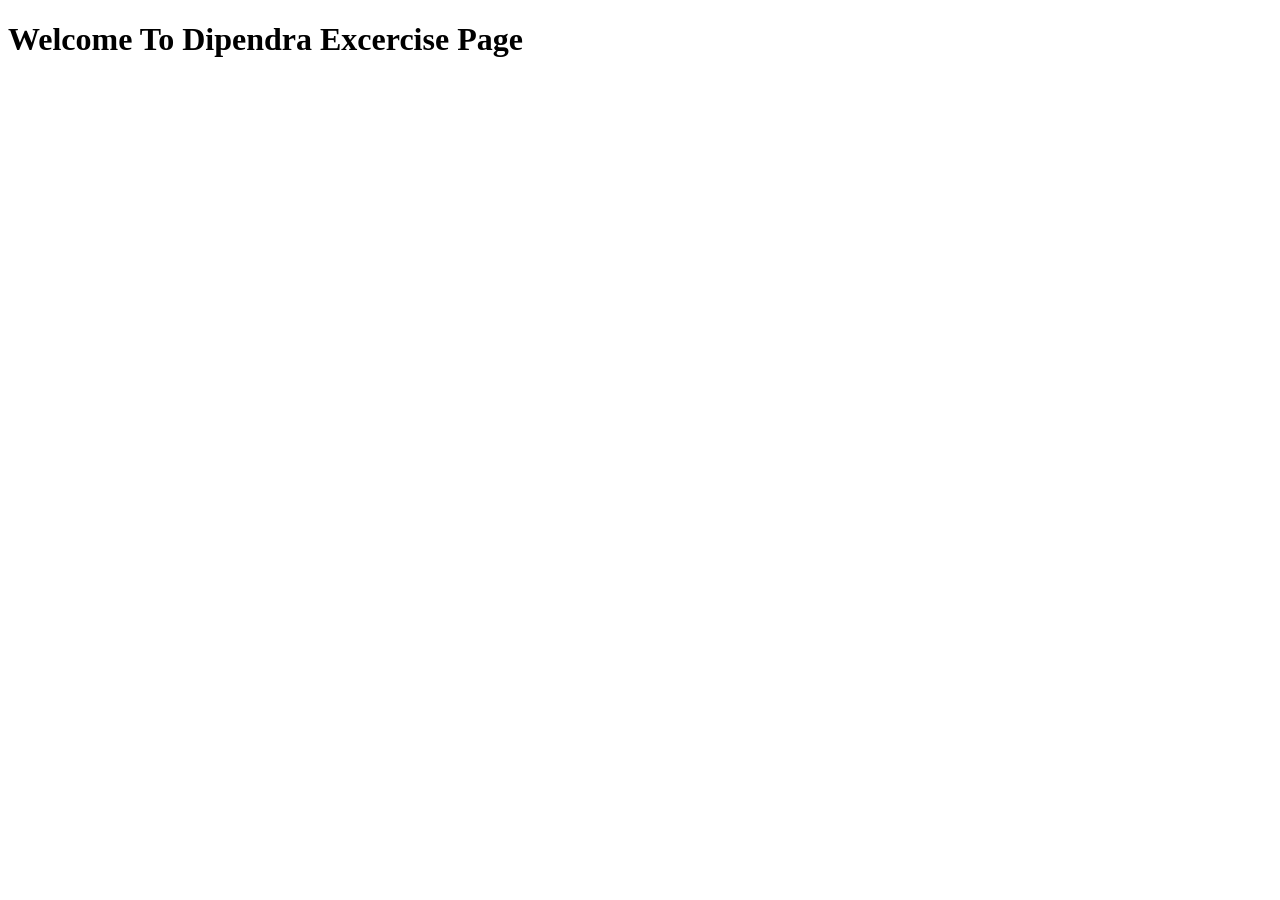
<file: Array Cardio/Index.html>
<!DOCTYPE html>
<html lang="en">
<head>
    <meta charset="UTF-8">
    <meta name="viewport" content="width=device-width, initial-scale=1.0">
    <title>Array Cardio</title>
</head>
<body>
    <h1>Welcome To Dipendra Excercise Page</h1>

    <script src="ArrayCardio.js"></script>
</body>
</html>
</file>
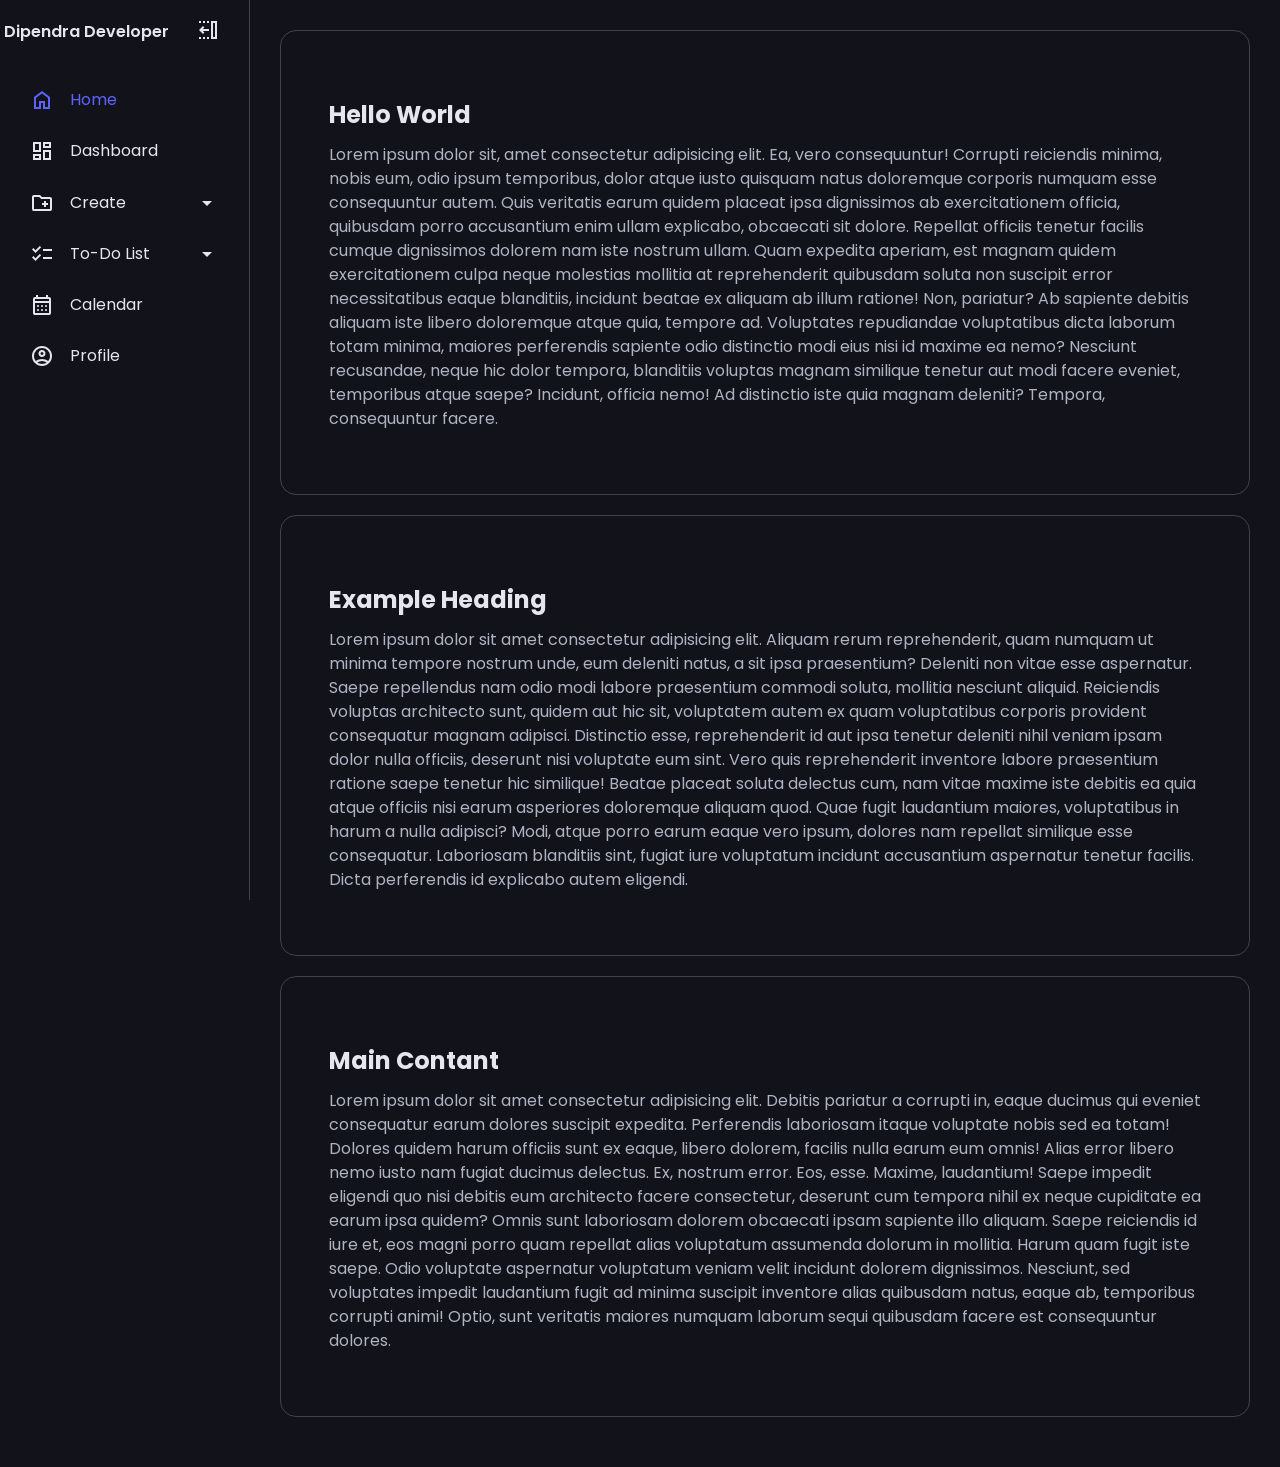
<file: Day 10 Reposive site/Index.html>
<!DOCTYPE html>
<html lang="en">
<head>
    <meta charset="UTF-8">
    <meta name="viewport" content="width=device-width, initial-scale=1.0">
    <link rel="stylesheet" href="style.css">
    <title>Home</title>
</head>
<body>
    <nav id="sidebar">
        <ul>
            <li>
                <span class="logo">Dipendra Developer</span>
                <button onclick=toggleSidebar() id="toggle-btn">
                   <svg xmlns="http://www.w3.org/2000/svg" height="24px" viewBox="0 -960 960 960" width="24px" fill="#1f1f1f"><path d="M280-320 120-480l160-160 56 56-63 64h247v80H273l63 64-56 56Zm400 120h80v-560h-80v560Zm-80 80v-720h240v720H600ZM440-760v-80h80v80h-80Zm0 640v-80h80v80h-80ZM280-760v-80h80v80h-80Zm0 640v-80h80v80h-80ZM120-760v-80h80v80h-80Zm0 640v-80h80v80h-80Zm560-80h80-80Z"/></svg> 
                </button>
            </li>
            <li class="active">
                <a href="index.html">
                    <svg xmlns="http://www.w3.org/2000/svg" height="24px" viewBox="0 -960 960 960" width="24px" fill="#1f1f1f"><path d="M240-200h120v-240h240v240h120v-360L480-740 240-560v360Zm-80 80v-480l320-240 320 240v480H520v-240h-80v240H160Zm320-350Z"/></svg>
                    <span>Home</span>
                </a>
            </li>
            <li>
                <a href="dashboard.html">
                    <svg xmlns="http://www.w3.org/2000/svg" height="24px" viewBox="0 -960 960 960" width="24px" fill="#1f1f1f"><path d="M520-600v-240h320v240H520ZM120-440v-400h320v400H120Zm400 320v-400h320v400H520Zm-400 0v-240h320v240H120Zm80-400h160v-240H200v240Zm400 320h160v-240H600v240Zm0-480h160v-80H600v80ZM200-200h160v-80H200v80Zm160-320Zm240-160Zm0 240ZM360-280Z"/></svg>
                    <span>Dashboard</span>
                </a>
            </li>
            <li>
                <button onclick=toggleSubMenu(this) class="dropdown-btn">
                <svg xmlns="http://www.w3.org/2000/svg" height="24px" viewBox="0 -960 960 960" width="24px" fill="#1f1f1f"><path d="M560-320h80v-80h80v-80h-80v-80h-80v80h-80v80h80v80ZM160-160q-33 0-56.5-23.5T80-240v-480q0-33 23.5-56.5T160-800h240l80 80h320q33 0 56.5 23.5T880-640v400q0 33-23.5 56.5T800-160H160Zm0-80h640v-400H447l-80-80H160v480Zm0 0v-480 480Z"/></svg>
                <span>Create</span>
                <svg xmlns="http://www.w3.org/2000/svg" height="24px" viewBox="0 -960 960 960" width="24px" fill="#1f1f1f"><path d="M480-360 280-560h400L480-360Z"/></svg>
                </button>
                <ul class="sub-menu">
                    <div>
                        <li><a href="#">Folder</a></li>
                        <li><a href="#">Document</a></li>
                        <li><a href="#">Project</a></li>
                    </div>
                </ul>
            </li>
            <li>
                <button onclick=toggleSubMenu(this) class="dropdown-btn">
                <svg xmlns="http://www.w3.org/2000/svg" height="24px" viewBox="0 -960 960 960" width="24px" fill="#1f1f1f"><path d="M222-200 80-342l56-56 85 85 170-170 56 57-225 226Zm0-320L80-662l56-56 85 85 170-170 56 57-225 226Zm298 240v-80h360v80H520Zm0-320v-80h360v80H520Z"/></svg>
                <span>To-Do List</span>
                <svg xmlns="http://www.w3.org/2000/svg" height="24px" viewBox="0 -960 960 960" width="24px" fill="#1f1f1f"><path d="M480-360 280-560h400L480-360Z"/></svg>
                </button>
                <ul class="sub-menu">
                    <div>
                        <li><a href="#">Work</a></li>
                        <li><a href="#">Private</a></li>
                        <li><a href="#">Coding</a></li>
                        <li><a href="#">Gardening</a></li>
                        <li><a href="#">School</a></li>
                    </div>
                </ul>
            </li>
            <li>
                <a href="calendar.html">
                    <svg xmlns="http://www.w3.org/2000/svg" height="24px" viewBox="0 -960 960 960" width="24px" fill="#1f1f1f"><path d="M200-80q-33 0-56.5-23.5T120-160v-560q0-33 23.5-56.5T200-800h40v-80h80v80h320v-80h80v80h40q33 0 56.5 23.5T840-720v560q0 33-23.5 56.5T760-80H200Zm0-80h560v-400H200v400Zm0-480h560v-80H200v80Zm0 0v-80 80Zm280 240q-17 0-28.5-11.5T440-440q0-17 11.5-28.5T480-480q17 0 28.5 11.5T520-440q0 17-11.5 28.5T480-400Zm-188.5-11.5Q280-423 280-440t11.5-28.5Q303-480 320-480t28.5 11.5Q360-457 360-440t-11.5 28.5Q337-400 320-400t-28.5-11.5ZM640-400q-17 0-28.5-11.5T600-440q0-17 11.5-28.5T640-480q17 0 28.5 11.5T680-440q0 17-11.5 28.5T640-400ZM480-240q-17 0-28.5-11.5T440-280q0-17 11.5-28.5T480-320q17 0 28.5 11.5T520-280q0 17-11.5 28.5T480-240Zm-188.5-11.5Q280-263 280-280t11.5-28.5Q303-320 320-320t28.5 11.5Q360-297 360-280t-11.5 28.5Q337-240 320-240t-28.5-11.5ZM640-240q-17 0-28.5-11.5T600-280q0-17 11.5-28.5T640-320q17 0 28.5 11.5T680-280q0 17-11.5 28.5T640-240Z"/></svg>
                    <span>Calendar</span>
                </a>
            </li>
            <li>
                <a href="profile.html">
                    <svg xmlns="http://www.w3.org/2000/svg" height="24px" viewBox="0 -960 960 960" width="24px" fill="#1f1f1f"><path d="M234-276q51-39 114-61.5T480-360q69 0 132 22.5T726-276q35-41 54.5-93T800-480q0-133-93.5-226.5T480-800q-133 0-226.5 93.5T160-480q0 59 19.5 111t54.5 93Zm146.5-204.5Q340-521 340-580t40.5-99.5Q421-720 480-720t99.5 40.5Q620-639 620-580t-40.5 99.5Q539-440 480-440t-99.5-40.5ZM480-80q-83 0-156-31.5T197-197q-54-54-85.5-127T80-480q0-83 31.5-156T197-763q54-54 127-85.5T480-880q83 0 156 31.5T763-763q54 54 85.5 127T880-480q0 83-31.5 156T763-197q-54 54-127 85.5T480-80Zm100-95.5q47-15.5 86-44.5-39-29-86-44.5T480-280q-53 0-100 15.5T294-220q39 29 86 44.5T480-160q53 0 100-15.5ZM523-537q17-17 17-43t-17-43q-17-17-43-17t-43 17q-17 17-17 43t17 43q17 17 43 17t43-17Zm-43-43Zm0 360Z"/></svg>
                    <span>Profile</span>
                </a>
            </li>
        </ul>
    </nav>
    <main>
        <div class="container">
            <h2>Hello World</h2>
            <p>Lorem ipsum dolor sit, amet consectetur adipisicing elit. Ea, vero consequuntur! Corrupti reiciendis minima, nobis eum, odio ipsum temporibus, dolor atque iusto quisquam natus doloremque corporis numquam esse consequuntur autem.
            Quis veritatis earum quidem placeat ipsa dignissimos ab exercitationem officia, quibusdam porro accusantium enim ullam explicabo, obcaecati sit dolore. Repellat officiis tenetur facilis cumque dignissimos dolorem nam iste nostrum ullam.
            Quam expedita aperiam, est magnam quidem exercitationem culpa neque molestias mollitia at reprehenderit quibusdam soluta non suscipit error necessitatibus eaque blanditiis, incidunt beatae ex aliquam ab illum ratione! Non, pariatur?
            Ab sapiente debitis aliquam iste libero doloremque atque quia, tempore ad. Voluptates repudiandae voluptatibus dicta laborum totam minima, maiores perferendis sapiente odio distinctio modi eius nisi id maxime ea nemo?
            Nesciunt recusandae, neque hic dolor tempora, blanditiis voluptas magnam similique tenetur aut modi facere eveniet, temporibus atque saepe? Incidunt, officia nemo! Ad distinctio iste quia magnam deleniti? Tempora, consequuntur facere.</p>
        </div>
        <div class="container">
            <h2>Example Heading</h2>
            <p>Lorem ipsum dolor sit amet consectetur adipisicing elit. Aliquam rerum reprehenderit, quam numquam ut minima tempore nostrum unde, eum deleniti natus, a sit ipsa praesentium? Deleniti non vitae esse aspernatur.
            Saepe repellendus nam odio modi labore praesentium commodi soluta, mollitia nesciunt aliquid. Reiciendis voluptas architecto sunt, quidem aut hic sit, voluptatem autem ex quam voluptatibus corporis provident consequatur magnam adipisci.
            Distinctio esse, reprehenderit id aut ipsa tenetur deleniti nihil veniam ipsam dolor nulla officiis, deserunt nisi voluptate eum sint. Vero quis reprehenderit inventore labore praesentium ratione saepe tenetur hic similique!
            Beatae placeat soluta delectus cum, nam vitae maxime iste debitis ea quia atque officiis nisi earum asperiores doloremque aliquam quod. Quae fugit laudantium maiores, voluptatibus in harum a nulla adipisci?
            Modi, atque porro earum eaque vero ipsum, dolores nam repellat similique esse consequatur. Laboriosam blanditiis sint, fugiat iure voluptatum incidunt accusantium aspernatur tenetur facilis. Dicta perferendis id explicabo autem eligendi.</p>
        </div>
        <div class="container">
            <h2>Main Contant</h2>
            <p>Lorem ipsum dolor sit amet consectetur adipisicing elit. Debitis pariatur a corrupti in, eaque ducimus qui eveniet consequatur earum dolores suscipit expedita. Perferendis laboriosam itaque voluptate nobis sed ea totam!
            Dolores quidem harum officiis sunt ex eaque, libero dolorem, facilis nulla earum eum omnis! Alias error libero nemo iusto nam fugiat ducimus delectus. Ex, nostrum error. Eos, esse. Maxime, laudantium!
            Saepe impedit eligendi quo nisi debitis eum architecto facere consectetur, deserunt cum tempora nihil ex neque cupiditate ea earum ipsa quidem? Omnis sunt laboriosam dolorem obcaecati ipsam sapiente illo aliquam.
            Saepe reiciendis id iure et, eos magni porro quam repellat alias voluptatum assumenda dolorum in mollitia. Harum quam fugit iste saepe. Odio voluptate aspernatur voluptatum veniam velit incidunt dolorem dignissimos.
            Nesciunt, sed voluptates impedit laudantium fugit ad minima suscipit inventore alias quibusdam natus, eaque ab, temporibus corrupti animi! Optio, sunt veritatis maiores numquam laborum sequi quibusdam facere est consequuntur dolores.</p>
        </div>
    </main>
    <script type="text/javascript" src="app.js"></script>
</body>
</html>
</file>
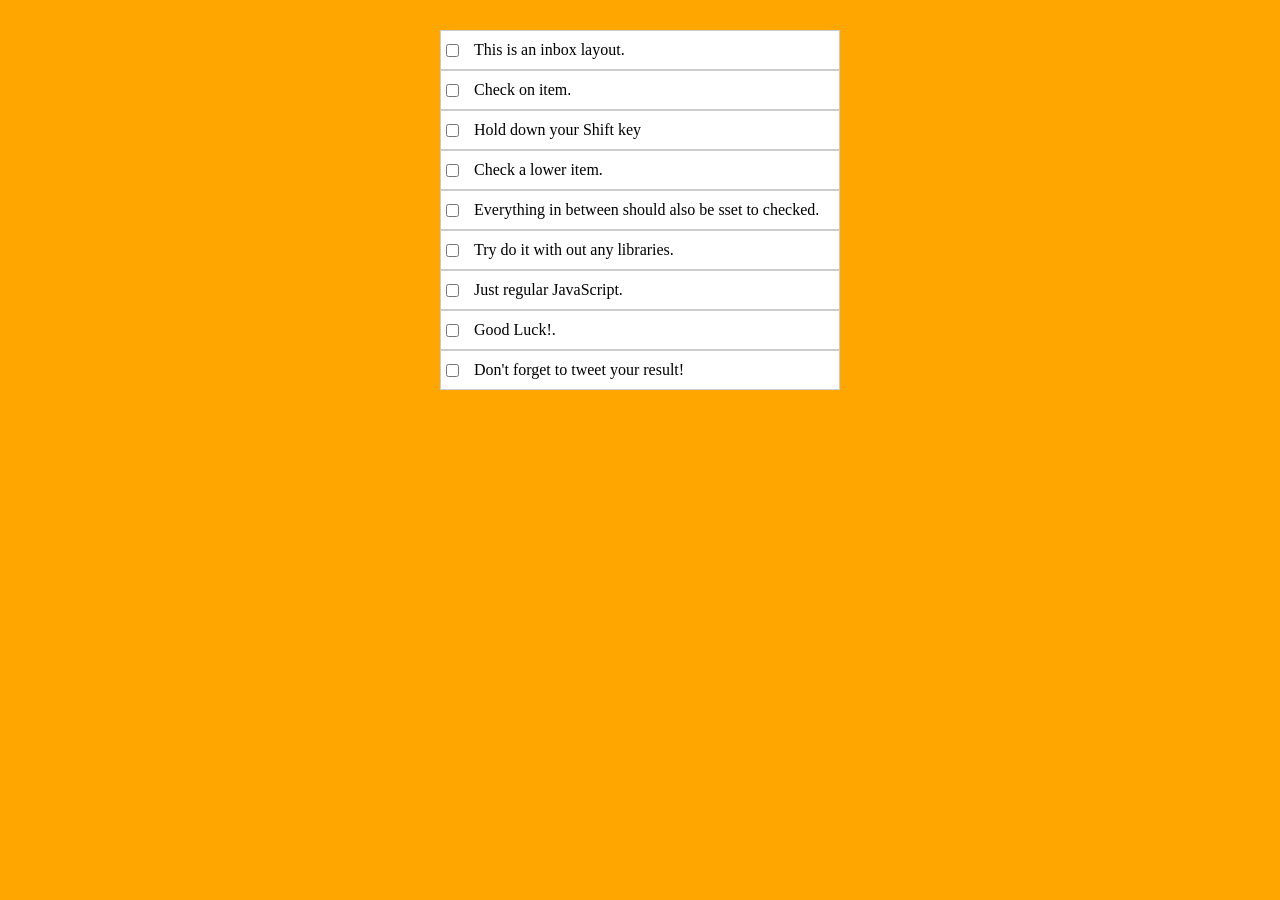
<file: Day 8/Index.html>
<!DOCTYPE html>
<html lang="en">
<head>
    <meta charset="UTF-8">
    <meta name="viewport" content="width=device-width, initial-scale=1.0">
    <link rel="stylesheet" href="style.css">
    <title>Check Box</title>
</head>
<body>
    <div class="inbox">
        <div class="item">
            <input type="checkbox">
            <p>This is an inbox layout.</p>
        </div>
        <div class="item">
            <input type="checkbox">
            <p>Check on item.</p>
        </div>
        <div class="item">
            <input type="checkbox">
            <p>Hold down your Shift key</p>
        </div>
        <div class="item">
            <input type="checkbox">
            <p>Check a lower item.</p>
        </div>
        <div class="item">
            <input type="checkbox">
            <p>Everything in between should also be sset to checked.</p>
        </div>
        <div class="item">
            <input type="checkbox">
            <p>Try do it with out any libraries.</p>
        </div>
        <div class="item">
            <input type="checkbox">
            <p>Just regular JavaScript.</p>
        </div>
        <div class="item">
            <input type="checkbox">
            <p>Good Luck!.</p>
        </div>
        <div class="item">
            <input type="checkbox">
            <p>Don't forget to tweet your result!</p>
        </div>

    </div>

    <script src="checkBox.js"></script>
</body>
</html>
</file>
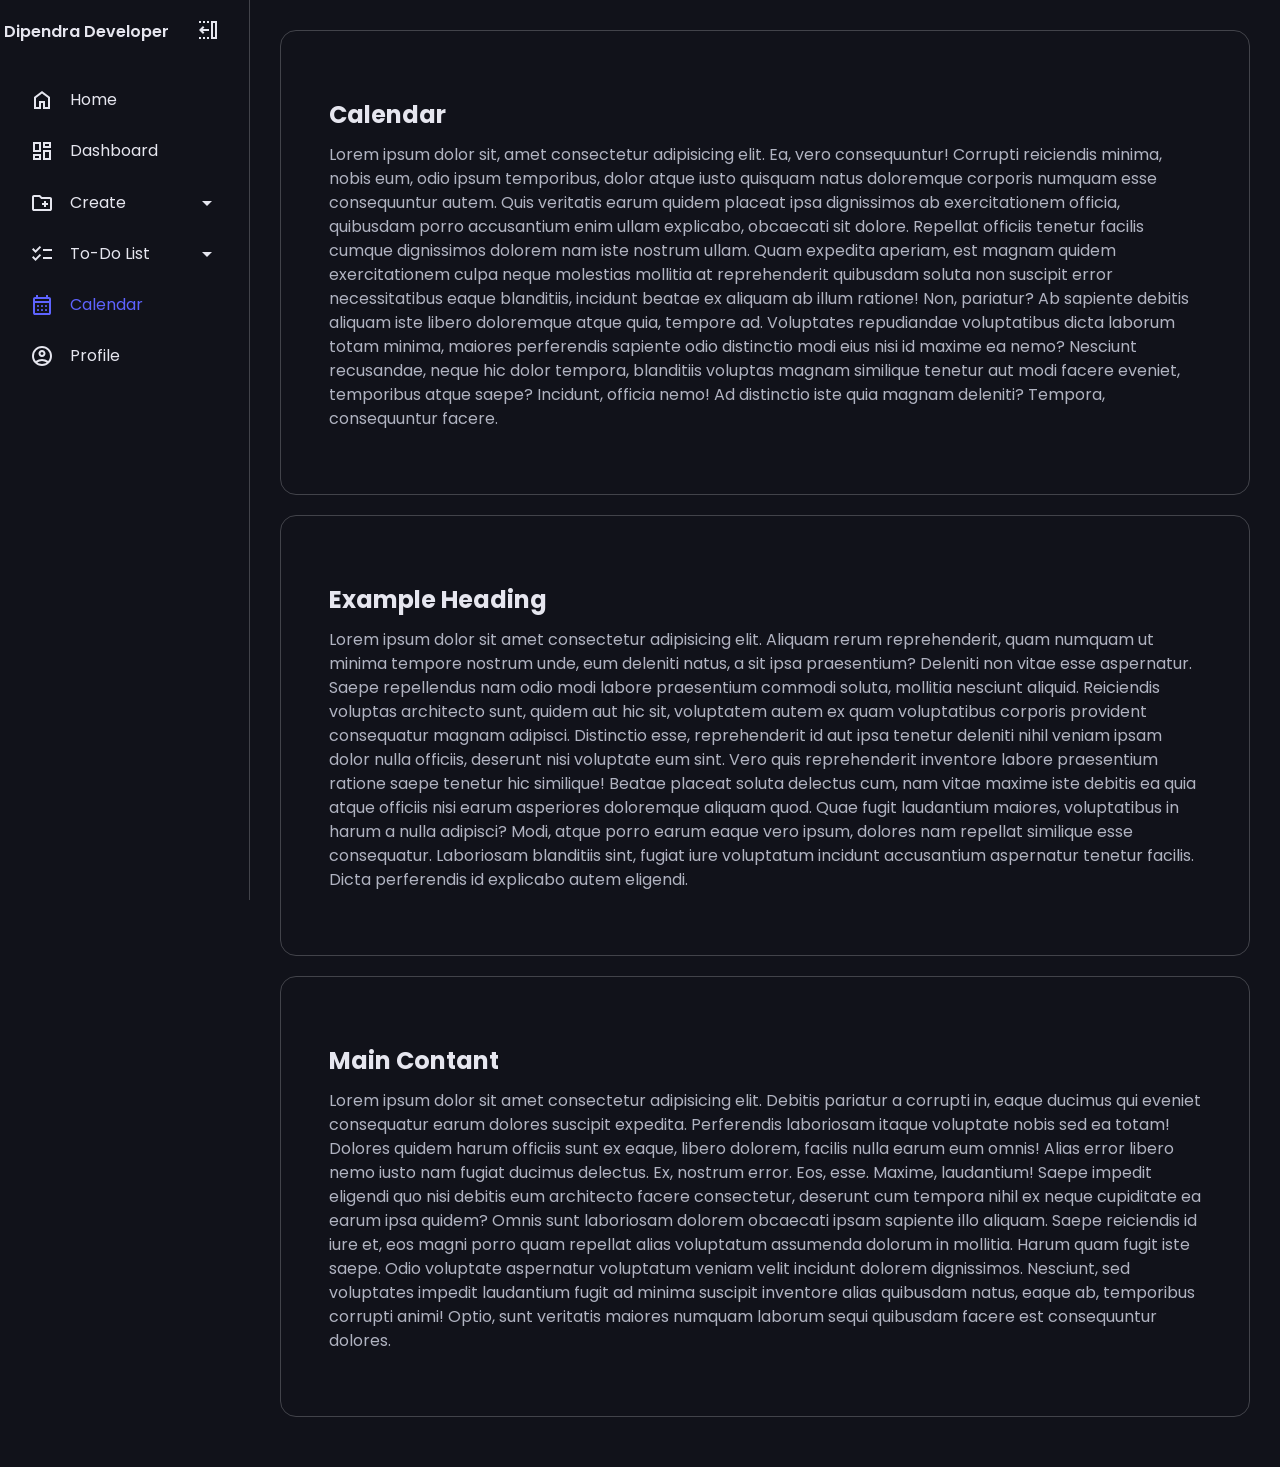
<file: Day 10 Reposive site/calendar.html>
<!DOCTYPE html>
<html lang="en">
<head>
    <meta charset="UTF-8">
    <meta name="viewport" content="width=device-width, initial-scale=1.0">
    <link rel="stylesheet" href="style.css">
    <title>Calendar</title>
</head>
<body>
    <nav id="sidebar">
        <ul>
            <li>
                <span class="logo">Dipendra Developer</span>
                <button onclick=toggleSidebar() id="toggle-btn">
                   <svg xmlns="http://www.w3.org/2000/svg" height="24px" viewBox="0 -960 960 960" width="24px" fill="#1f1f1f"><path d="M280-320 120-480l160-160 56 56-63 64h247v80H273l63 64-56 56Zm400 120h80v-560h-80v560Zm-80 80v-720h240v720H600ZM440-760v-80h80v80h-80Zm0 640v-80h80v80h-80ZM280-760v-80h80v80h-80Zm0 640v-80h80v80h-80ZM120-760v-80h80v80h-80Zm0 640v-80h80v80h-80Zm560-80h80-80Z"/></svg> 
                </button>
            </li>
            <li>
                <a href="index.html">
                    <svg xmlns="http://www.w3.org/2000/svg" height="24px" viewBox="0 -960 960 960" width="24px" fill="#1f1f1f"><path d="M240-200h120v-240h240v240h120v-360L480-740 240-560v360Zm-80 80v-480l320-240 320 240v480H520v-240h-80v240H160Zm320-350Z"/></svg>
                    <span>Home</span>
                </a>
            </li>
            <li>
                <a href="dashboard.html">
                    <svg xmlns="http://www.w3.org/2000/svg" height="24px" viewBox="0 -960 960 960" width="24px" fill="#1f1f1f"><path d="M520-600v-240h320v240H520ZM120-440v-400h320v400H120Zm400 320v-400h320v400H520Zm-400 0v-240h320v240H120Zm80-400h160v-240H200v240Zm400 320h160v-240H600v240Zm0-480h160v-80H600v80ZM200-200h160v-80H200v80Zm160-320Zm240-160Zm0 240ZM360-280Z"/></svg>
                    <span>Dashboard</span>
                </a>
            </li>
            <li>
                <button onclick=toggleSubMenu(this) class="dropdown-btn">
                <svg xmlns="http://www.w3.org/2000/svg" height="24px" viewBox="0 -960 960 960" width="24px" fill="#1f1f1f"><path d="M560-320h80v-80h80v-80h-80v-80h-80v80h-80v80h80v80ZM160-160q-33 0-56.5-23.5T80-240v-480q0-33 23.5-56.5T160-800h240l80 80h320q33 0 56.5 23.5T880-640v400q0 33-23.5 56.5T800-160H160Zm0-80h640v-400H447l-80-80H160v480Zm0 0v-480 480Z"/></svg>
                <span>Create</span>
                <svg xmlns="http://www.w3.org/2000/svg" height="24px" viewBox="0 -960 960 960" width="24px" fill="#1f1f1f"><path d="M480-360 280-560h400L480-360Z"/></svg>
                </button>
                <ul class="sub-menu">
                    <div>
                        <li><a href="#">Folder</a></li>
                        <li><a href="#">Document</a></li>
                        <li><a href="#">Project</a></li>
                    </div>
                </ul>
            </li>
            <li>
                <button onclick=toggleSubMenu(this) class="dropdown-btn">
                <svg xmlns="http://www.w3.org/2000/svg" height="24px" viewBox="0 -960 960 960" width="24px" fill="#1f1f1f"><path d="M222-200 80-342l56-56 85 85 170-170 56 57-225 226Zm0-320L80-662l56-56 85 85 170-170 56 57-225 226Zm298 240v-80h360v80H520Zm0-320v-80h360v80H520Z"/></svg>
                <span>To-Do List</span>
                <svg xmlns="http://www.w3.org/2000/svg" height="24px" viewBox="0 -960 960 960" width="24px" fill="#1f1f1f"><path d="M480-360 280-560h400L480-360Z"/></svg>
                </button>
                <ul class="sub-menu">
                    <div>
                        <li><a href="#">Work</a></li>
                        <li><a href="#">Private</a></li>
                        <li><a href="#">Coding</a></li>
                        <li><a href="#">Gardening</a></li>
                        <li><a href="#">School</a></li>
                    </div>
                </ul>
            </li>
            <li class="active">
                <a href="calender.html">
                    <svg xmlns="http://www.w3.org/2000/svg" height="24px" viewBox="0 -960 960 960" width="24px" fill="#1f1f1f"><path d="M200-80q-33 0-56.5-23.5T120-160v-560q0-33 23.5-56.5T200-800h40v-80h80v80h320v-80h80v80h40q33 0 56.5 23.5T840-720v560q0 33-23.5 56.5T760-80H200Zm0-80h560v-400H200v400Zm0-480h560v-80H200v80Zm0 0v-80 80Zm280 240q-17 0-28.5-11.5T440-440q0-17 11.5-28.5T480-480q17 0 28.5 11.5T520-440q0 17-11.5 28.5T480-400Zm-188.5-11.5Q280-423 280-440t11.5-28.5Q303-480 320-480t28.5 11.5Q360-457 360-440t-11.5 28.5Q337-400 320-400t-28.5-11.5ZM640-400q-17 0-28.5-11.5T600-440q0-17 11.5-28.5T640-480q17 0 28.5 11.5T680-440q0 17-11.5 28.5T640-400ZM480-240q-17 0-28.5-11.5T440-280q0-17 11.5-28.5T480-320q17 0 28.5 11.5T520-280q0 17-11.5 28.5T480-240Zm-188.5-11.5Q280-263 280-280t11.5-28.5Q303-320 320-320t28.5 11.5Q360-297 360-280t-11.5 28.5Q337-240 320-240t-28.5-11.5ZM640-240q-17 0-28.5-11.5T600-280q0-17 11.5-28.5T640-320q17 0 28.5 11.5T680-280q0 17-11.5 28.5T640-240Z"/></svg>
                    <span>Calendar</span>
                </a>
            </li>
            <li>
                <a href="profile.html">
                    <svg xmlns="http://www.w3.org/2000/svg" height="24px" viewBox="0 -960 960 960" width="24px" fill="#1f1f1f"><path d="M234-276q51-39 114-61.5T480-360q69 0 132 22.5T726-276q35-41 54.5-93T800-480q0-133-93.5-226.5T480-800q-133 0-226.5 93.5T160-480q0 59 19.5 111t54.5 93Zm146.5-204.5Q340-521 340-580t40.5-99.5Q421-720 480-720t99.5 40.5Q620-639 620-580t-40.5 99.5Q539-440 480-440t-99.5-40.5ZM480-80q-83 0-156-31.5T197-197q-54-54-85.5-127T80-480q0-83 31.5-156T197-763q54-54 127-85.5T480-880q83 0 156 31.5T763-763q54 54 85.5 127T880-480q0 83-31.5 156T763-197q-54 54-127 85.5T480-80Zm100-95.5q47-15.5 86-44.5-39-29-86-44.5T480-280q-53 0-100 15.5T294-220q39 29 86 44.5T480-160q53 0 100-15.5ZM523-537q17-17 17-43t-17-43q-17-17-43-17t-43 17q-17 17-17 43t17 43q17 17 43 17t43-17Zm-43-43Zm0 360Z"/></svg>
                    <span>Profile</span>
                </a>
            </li>
        </ul>
    </nav>
    <main>
        <div class="container">
            <h2>Calendar</h2>
            <p>Lorem ipsum dolor sit, amet consectetur adipisicing elit. Ea, vero consequuntur! Corrupti reiciendis minima, nobis eum, odio ipsum temporibus, dolor atque iusto quisquam natus doloremque corporis numquam esse consequuntur autem.
            Quis veritatis earum quidem placeat ipsa dignissimos ab exercitationem officia, quibusdam porro accusantium enim ullam explicabo, obcaecati sit dolore. Repellat officiis tenetur facilis cumque dignissimos dolorem nam iste nostrum ullam.
            Quam expedita aperiam, est magnam quidem exercitationem culpa neque molestias mollitia at reprehenderit quibusdam soluta non suscipit error necessitatibus eaque blanditiis, incidunt beatae ex aliquam ab illum ratione! Non, pariatur?
            Ab sapiente debitis aliquam iste libero doloremque atque quia, tempore ad. Voluptates repudiandae voluptatibus dicta laborum totam minima, maiores perferendis sapiente odio distinctio modi eius nisi id maxime ea nemo?
            Nesciunt recusandae, neque hic dolor tempora, blanditiis voluptas magnam similique tenetur aut modi facere eveniet, temporibus atque saepe? Incidunt, officia nemo! Ad distinctio iste quia magnam deleniti? Tempora, consequuntur facere.</p>
        </div>
        <div class="container">
            <h2>Example Heading</h2>
            <p>Lorem ipsum dolor sit amet consectetur adipisicing elit. Aliquam rerum reprehenderit, quam numquam ut minima tempore nostrum unde, eum deleniti natus, a sit ipsa praesentium? Deleniti non vitae esse aspernatur.
            Saepe repellendus nam odio modi labore praesentium commodi soluta, mollitia nesciunt aliquid. Reiciendis voluptas architecto sunt, quidem aut hic sit, voluptatem autem ex quam voluptatibus corporis provident consequatur magnam adipisci.
            Distinctio esse, reprehenderit id aut ipsa tenetur deleniti nihil veniam ipsam dolor nulla officiis, deserunt nisi voluptate eum sint. Vero quis reprehenderit inventore labore praesentium ratione saepe tenetur hic similique!
            Beatae placeat soluta delectus cum, nam vitae maxime iste debitis ea quia atque officiis nisi earum asperiores doloremque aliquam quod. Quae fugit laudantium maiores, voluptatibus in harum a nulla adipisci?
            Modi, atque porro earum eaque vero ipsum, dolores nam repellat similique esse consequatur. Laboriosam blanditiis sint, fugiat iure voluptatum incidunt accusantium aspernatur tenetur facilis. Dicta perferendis id explicabo autem eligendi.</p>
        </div>
        <div class="container">
            <h2>Main Contant</h2>
            <p>Lorem ipsum dolor sit amet consectetur adipisicing elit. Debitis pariatur a corrupti in, eaque ducimus qui eveniet consequatur earum dolores suscipit expedita. Perferendis laboriosam itaque voluptate nobis sed ea totam!
            Dolores quidem harum officiis sunt ex eaque, libero dolorem, facilis nulla earum eum omnis! Alias error libero nemo iusto nam fugiat ducimus delectus. Ex, nostrum error. Eos, esse. Maxime, laudantium!
            Saepe impedit eligendi quo nisi debitis eum architecto facere consectetur, deserunt cum tempora nihil ex neque cupiditate ea earum ipsa quidem? Omnis sunt laboriosam dolorem obcaecati ipsam sapiente illo aliquam.
            Saepe reiciendis id iure et, eos magni porro quam repellat alias voluptatum assumenda dolorum in mollitia. Harum quam fugit iste saepe. Odio voluptate aspernatur voluptatum veniam velit incidunt dolorem dignissimos.
            Nesciunt, sed voluptates impedit laudantium fugit ad minima suscipit inventore alias quibusdam natus, eaque ab, temporibus corrupti animi! Optio, sunt veritatis maiores numquam laborum sequi quibusdam facere est consequuntur dolores.</p>
        </div>
    </main>
    <script type="text/javascript" src="app.js"></script>
</body>
</html>
</file>
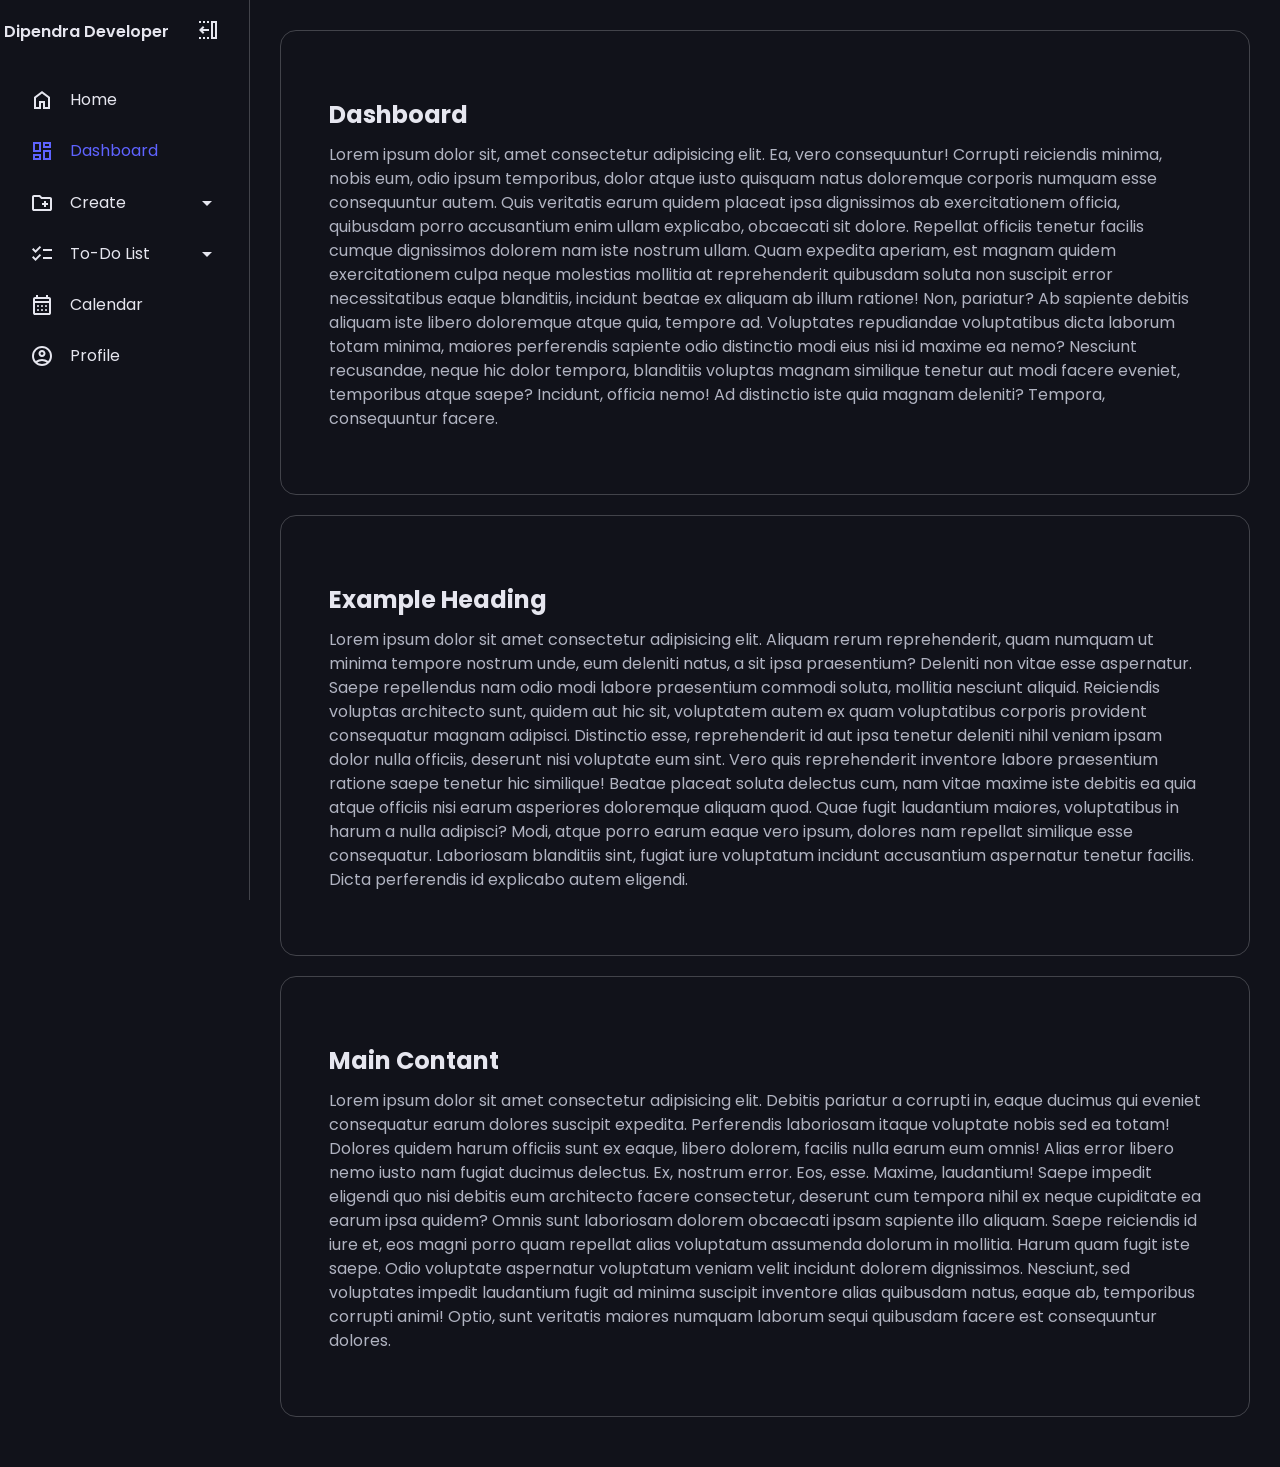
<file: Day 10 Reposive site/dashboard.html>
<!DOCTYPE html>
<html lang="en">
<head>
    <meta charset="UTF-8">
    <meta name="viewport" content="width=device-width, initial-scale=1.0">
    <link rel="stylesheet" href="style.css">
    <title>Dashboard</title>
</head>
<body>
    <nav id="sidebar">
        <ul>
            <li>
                <span class="logo">Dipendra Developer</span>
                <button onclick=toggleSidebar() id="toggle-btn">
                   <svg xmlns="http://www.w3.org/2000/svg" height="24px" viewBox="0 -960 960 960" width="24px" fill="#1f1f1f"><path d="M280-320 120-480l160-160 56 56-63 64h247v80H273l63 64-56 56Zm400 120h80v-560h-80v560Zm-80 80v-720h240v720H600ZM440-760v-80h80v80h-80Zm0 640v-80h80v80h-80ZM280-760v-80h80v80h-80Zm0 640v-80h80v80h-80ZM120-760v-80h80v80h-80Zm0 640v-80h80v80h-80Zm560-80h80-80Z"/></svg> 
                </button>
            </li>
            <li>
                <a href="index.html">
                    <svg xmlns="http://www.w3.org/2000/svg" height="24px" viewBox="0 -960 960 960" width="24px" fill="#1f1f1f"><path d="M240-200h120v-240h240v240h120v-360L480-740 240-560v360Zm-80 80v-480l320-240 320 240v480H520v-240h-80v240H160Zm320-350Z"/></svg>
                    <span>Home</span>
                </a>
            </li>
            <li class="active">
                <a href="dashboard.html">
                    <svg xmlns="http://www.w3.org/2000/svg" height="24px" viewBox="0 -960 960 960" width="24px" fill="#1f1f1f"><path d="M520-600v-240h320v240H520ZM120-440v-400h320v400H120Zm400 320v-400h320v400H520Zm-400 0v-240h320v240H120Zm80-400h160v-240H200v240Zm400 320h160v-240H600v240Zm0-480h160v-80H600v80ZM200-200h160v-80H200v80Zm160-320Zm240-160Zm0 240ZM360-280Z"/></svg>
                    <span>Dashboard</span>
                </a>
            </li>
            <li>
                <button onclick=toggleSubMenu(this) class="dropdown-btn">
                <svg xmlns="http://www.w3.org/2000/svg" height="24px" viewBox="0 -960 960 960" width="24px" fill="#1f1f1f"><path d="M560-320h80v-80h80v-80h-80v-80h-80v80h-80v80h80v80ZM160-160q-33 0-56.5-23.5T80-240v-480q0-33 23.5-56.5T160-800h240l80 80h320q33 0 56.5 23.5T880-640v400q0 33-23.5 56.5T800-160H160Zm0-80h640v-400H447l-80-80H160v480Zm0 0v-480 480Z"/></svg>
                <span>Create</span>
                <svg xmlns="http://www.w3.org/2000/svg" height="24px" viewBox="0 -960 960 960" width="24px" fill="#1f1f1f"><path d="M480-360 280-560h400L480-360Z"/></svg>
                </button>
                <ul class="sub-menu">
                    <div>
                        <li><a href="#">Folder</a></li>
                        <li><a href="#">Document</a></li>
                        <li><a href="#">Project</a></li>
                    </div>
                </ul>
            </li>
            <li>
                <button onclick=toggleSubMenu(this) class="dropdown-btn">
                <svg xmlns="http://www.w3.org/2000/svg" height="24px" viewBox="0 -960 960 960" width="24px" fill="#1f1f1f"><path d="M222-200 80-342l56-56 85 85 170-170 56 57-225 226Zm0-320L80-662l56-56 85 85 170-170 56 57-225 226Zm298 240v-80h360v80H520Zm0-320v-80h360v80H520Z"/></svg>
                <span>To-Do List</span>
                <svg xmlns="http://www.w3.org/2000/svg" height="24px" viewBox="0 -960 960 960" width="24px" fill="#1f1f1f"><path d="M480-360 280-560h400L480-360Z"/></svg>
                </button>
                <ul class="sub-menu">
                    <div>
                        <li><a href="#">Work</a></li>
                        <li><a href="#">Private</a></li>
                        <li><a href="#">Coding</a></li>
                        <li><a href="#">Gardening</a></li>
                        <li><a href="#">School</a></li>
                    </div>
                </ul>
            </li>
            <li>
                <a href="calender.html">
                    <svg xmlns="http://www.w3.org/2000/svg" height="24px" viewBox="0 -960 960 960" width="24px" fill="#1f1f1f"><path d="M200-80q-33 0-56.5-23.5T120-160v-560q0-33 23.5-56.5T200-800h40v-80h80v80h320v-80h80v80h40q33 0 56.5 23.5T840-720v560q0 33-23.5 56.5T760-80H200Zm0-80h560v-400H200v400Zm0-480h560v-80H200v80Zm0 0v-80 80Zm280 240q-17 0-28.5-11.5T440-440q0-17 11.5-28.5T480-480q17 0 28.5 11.5T520-440q0 17-11.5 28.5T480-400Zm-188.5-11.5Q280-423 280-440t11.5-28.5Q303-480 320-480t28.5 11.5Q360-457 360-440t-11.5 28.5Q337-400 320-400t-28.5-11.5ZM640-400q-17 0-28.5-11.5T600-440q0-17 11.5-28.5T640-480q17 0 28.5 11.5T680-440q0 17-11.5 28.5T640-400ZM480-240q-17 0-28.5-11.5T440-280q0-17 11.5-28.5T480-320q17 0 28.5 11.5T520-280q0 17-11.5 28.5T480-240Zm-188.5-11.5Q280-263 280-280t11.5-28.5Q303-320 320-320t28.5 11.5Q360-297 360-280t-11.5 28.5Q337-240 320-240t-28.5-11.5ZM640-240q-17 0-28.5-11.5T600-280q0-17 11.5-28.5T640-320q17 0 28.5 11.5T680-280q0 17-11.5 28.5T640-240Z"/></svg>
                    <span>Calendar</span>
                </a>
            </li>
            <li>
                <a href="profile.html">
                    <svg xmlns="http://www.w3.org/2000/svg" height="24px" viewBox="0 -960 960 960" width="24px" fill="#1f1f1f"><path d="M234-276q51-39 114-61.5T480-360q69 0 132 22.5T726-276q35-41 54.5-93T800-480q0-133-93.5-226.5T480-800q-133 0-226.5 93.5T160-480q0 59 19.5 111t54.5 93Zm146.5-204.5Q340-521 340-580t40.5-99.5Q421-720 480-720t99.5 40.5Q620-639 620-580t-40.5 99.5Q539-440 480-440t-99.5-40.5ZM480-80q-83 0-156-31.5T197-197q-54-54-85.5-127T80-480q0-83 31.5-156T197-763q54-54 127-85.5T480-880q83 0 156 31.5T763-763q54 54 85.5 127T880-480q0 83-31.5 156T763-197q-54 54-127 85.5T480-80Zm100-95.5q47-15.5 86-44.5-39-29-86-44.5T480-280q-53 0-100 15.5T294-220q39 29 86 44.5T480-160q53 0 100-15.5ZM523-537q17-17 17-43t-17-43q-17-17-43-17t-43 17q-17 17-17 43t17 43q17 17 43 17t43-17Zm-43-43Zm0 360Z"/></svg>
                    <span>Profile</span>
                </a>
            </li>
        </ul>
    </nav>
    <main>
        <div class="container">
            <h2>Dashboard</h2>
            <p>Lorem ipsum dolor sit, amet consectetur adipisicing elit. Ea, vero consequuntur! Corrupti reiciendis minima, nobis eum, odio ipsum temporibus, dolor atque iusto quisquam natus doloremque corporis numquam esse consequuntur autem.
            Quis veritatis earum quidem placeat ipsa dignissimos ab exercitationem officia, quibusdam porro accusantium enim ullam explicabo, obcaecati sit dolore. Repellat officiis tenetur facilis cumque dignissimos dolorem nam iste nostrum ullam.
            Quam expedita aperiam, est magnam quidem exercitationem culpa neque molestias mollitia at reprehenderit quibusdam soluta non suscipit error necessitatibus eaque blanditiis, incidunt beatae ex aliquam ab illum ratione! Non, pariatur?
            Ab sapiente debitis aliquam iste libero doloremque atque quia, tempore ad. Voluptates repudiandae voluptatibus dicta laborum totam minima, maiores perferendis sapiente odio distinctio modi eius nisi id maxime ea nemo?
            Nesciunt recusandae, neque hic dolor tempora, blanditiis voluptas magnam similique tenetur aut modi facere eveniet, temporibus atque saepe? Incidunt, officia nemo! Ad distinctio iste quia magnam deleniti? Tempora, consequuntur facere.</p>
        </div>
        <div class="container">
            <h2>Example Heading</h2>
            <p>Lorem ipsum dolor sit amet consectetur adipisicing elit. Aliquam rerum reprehenderit, quam numquam ut minima tempore nostrum unde, eum deleniti natus, a sit ipsa praesentium? Deleniti non vitae esse aspernatur.
            Saepe repellendus nam odio modi labore praesentium commodi soluta, mollitia nesciunt aliquid. Reiciendis voluptas architecto sunt, quidem aut hic sit, voluptatem autem ex quam voluptatibus corporis provident consequatur magnam adipisci.
            Distinctio esse, reprehenderit id aut ipsa tenetur deleniti nihil veniam ipsam dolor nulla officiis, deserunt nisi voluptate eum sint. Vero quis reprehenderit inventore labore praesentium ratione saepe tenetur hic similique!
            Beatae placeat soluta delectus cum, nam vitae maxime iste debitis ea quia atque officiis nisi earum asperiores doloremque aliquam quod. Quae fugit laudantium maiores, voluptatibus in harum a nulla adipisci?
            Modi, atque porro earum eaque vero ipsum, dolores nam repellat similique esse consequatur. Laboriosam blanditiis sint, fugiat iure voluptatum incidunt accusantium aspernatur tenetur facilis. Dicta perferendis id explicabo autem eligendi.</p>
        </div>
        <div class="container">
            <h2>Main Contant</h2>
            <p>Lorem ipsum dolor sit amet consectetur adipisicing elit. Debitis pariatur a corrupti in, eaque ducimus qui eveniet consequatur earum dolores suscipit expedita. Perferendis laboriosam itaque voluptate nobis sed ea totam!
            Dolores quidem harum officiis sunt ex eaque, libero dolorem, facilis nulla earum eum omnis! Alias error libero nemo iusto nam fugiat ducimus delectus. Ex, nostrum error. Eos, esse. Maxime, laudantium!
            Saepe impedit eligendi quo nisi debitis eum architecto facere consectetur, deserunt cum tempora nihil ex neque cupiditate ea earum ipsa quidem? Omnis sunt laboriosam dolorem obcaecati ipsam sapiente illo aliquam.
            Saepe reiciendis id iure et, eos magni porro quam repellat alias voluptatum assumenda dolorum in mollitia. Harum quam fugit iste saepe. Odio voluptate aspernatur voluptatum veniam velit incidunt dolorem dignissimos.
            Nesciunt, sed voluptates impedit laudantium fugit ad minima suscipit inventore alias quibusdam natus, eaque ab, temporibus corrupti animi! Optio, sunt veritatis maiores numquam laborum sequi quibusdam facere est consequuntur dolores.</p>
        </div>
    </main>
    <script type="text/javascript" src="app.js"></script>
</body>
</html>
</file>
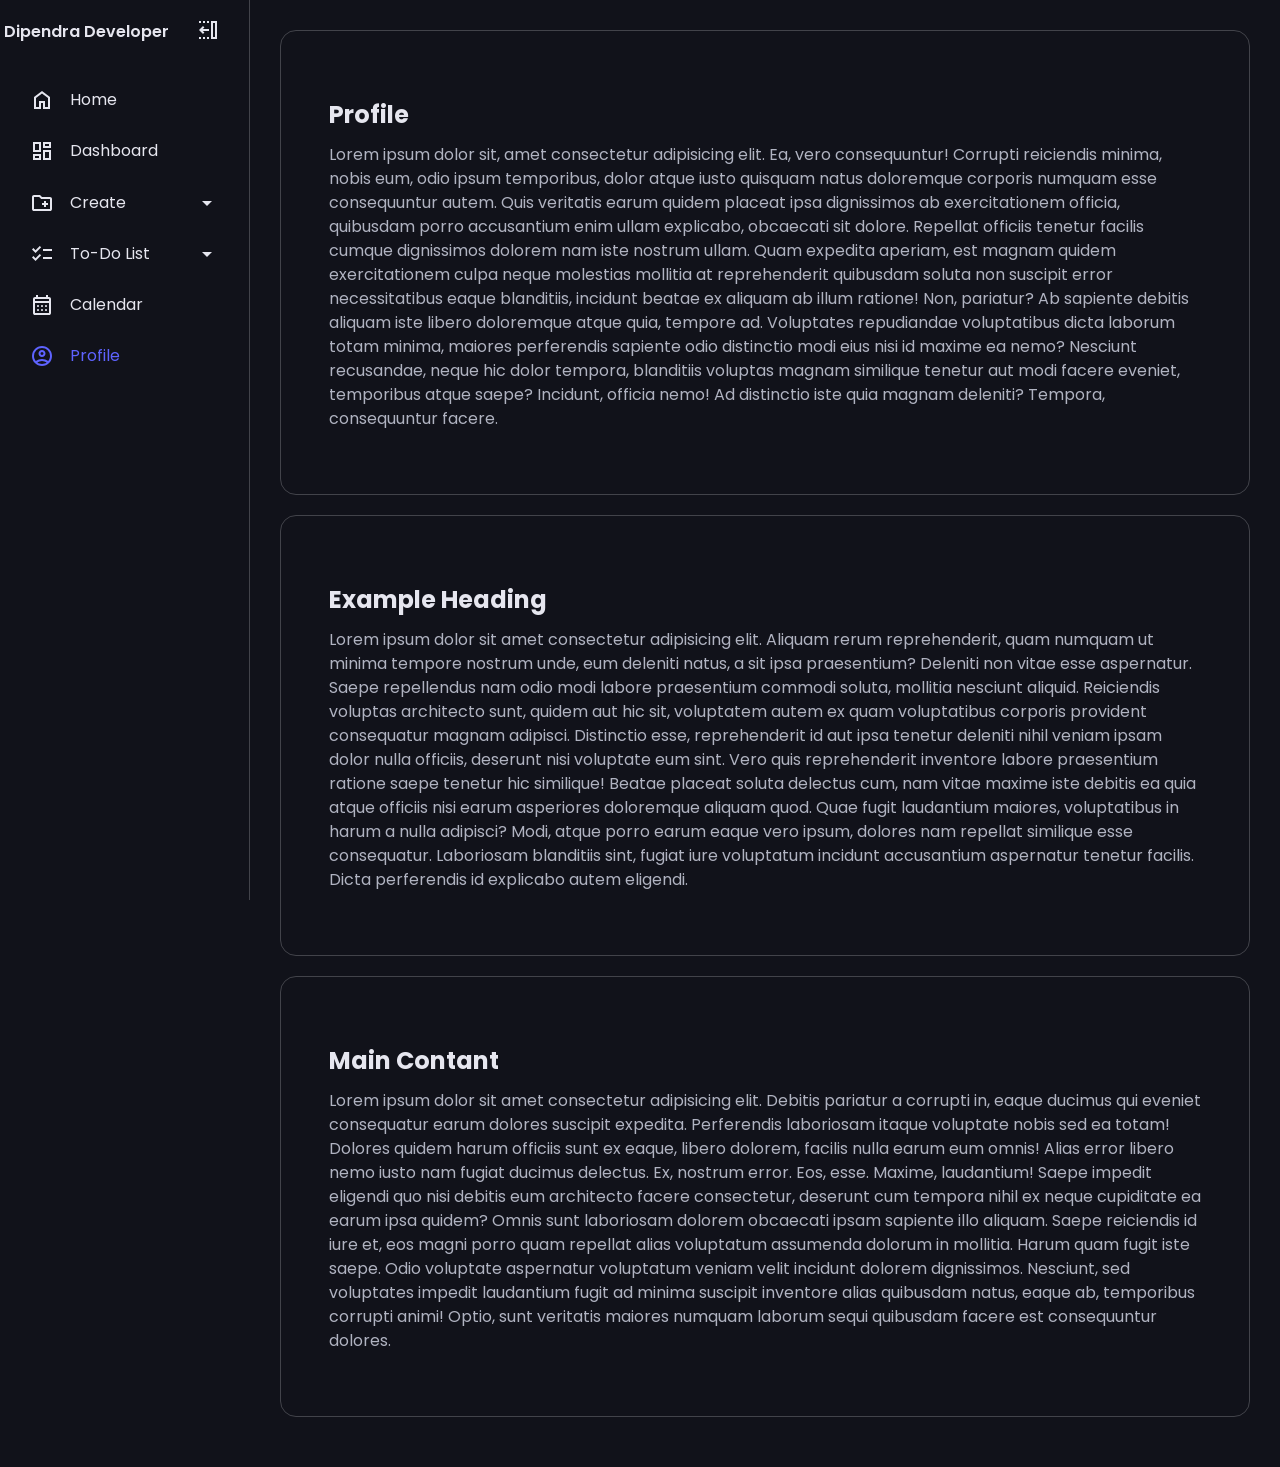
<file: Day 10 Reposive site/profile.html>
<!DOCTYPE html>
<html lang="en">
<head>
    <meta charset="UTF-8">
    <meta name="viewport" content="width=device-width, initial-scale=1.0">
    <link rel="stylesheet" href="style.css">
    <title>Profile</title>
</head>
<body>
    <nav id="sidebar">
        <ul>
            <li>
                <span class="logo">Dipendra Developer</span>
                <button onclick=toggleSidebar() id="toggle-btn">
                   <svg xmlns="http://www.w3.org/2000/svg" height="24px" viewBox="0 -960 960 960" width="24px" fill="#1f1f1f"><path d="M280-320 120-480l160-160 56 56-63 64h247v80H273l63 64-56 56Zm400 120h80v-560h-80v560Zm-80 80v-720h240v720H600ZM440-760v-80h80v80h-80Zm0 640v-80h80v80h-80ZM280-760v-80h80v80h-80Zm0 640v-80h80v80h-80ZM120-760v-80h80v80h-80Zm0 640v-80h80v80h-80Zm560-80h80-80Z"/></svg> 
                </button>
            </li>
            <li>
                <a href="index.html">
                    <svg xmlns="http://www.w3.org/2000/svg" height="24px" viewBox="0 -960 960 960" width="24px" fill="#1f1f1f"><path d="M240-200h120v-240h240v240h120v-360L480-740 240-560v360Zm-80 80v-480l320-240 320 240v480H520v-240h-80v240H160Zm320-350Z"/></svg>
                    <span>Home</span>
                </a>
            </li>
            <li>
                <a href="dashboard.html">
                    <svg xmlns="http://www.w3.org/2000/svg" height="24px" viewBox="0 -960 960 960" width="24px" fill="#1f1f1f"><path d="M520-600v-240h320v240H520ZM120-440v-400h320v400H120Zm400 320v-400h320v400H520Zm-400 0v-240h320v240H120Zm80-400h160v-240H200v240Zm400 320h160v-240H600v240Zm0-480h160v-80H600v80ZM200-200h160v-80H200v80Zm160-320Zm240-160Zm0 240ZM360-280Z"/></svg>
                    <span>Dashboard</span>
                </a>
            </li>
            <li>
                <button onclick=toggleSubMenu(this) class="dropdown-btn">
                <svg xmlns="http://www.w3.org/2000/svg" height="24px" viewBox="0 -960 960 960" width="24px" fill="#1f1f1f"><path d="M560-320h80v-80h80v-80h-80v-80h-80v80h-80v80h80v80ZM160-160q-33 0-56.5-23.5T80-240v-480q0-33 23.5-56.5T160-800h240l80 80h320q33 0 56.5 23.5T880-640v400q0 33-23.5 56.5T800-160H160Zm0-80h640v-400H447l-80-80H160v480Zm0 0v-480 480Z"/></svg>
                <span>Create</span>
                <svg xmlns="http://www.w3.org/2000/svg" height="24px" viewBox="0 -960 960 960" width="24px" fill="#1f1f1f"><path d="M480-360 280-560h400L480-360Z"/></svg>
                </button>
                <ul class="sub-menu">
                    <div>
                        <li><a href="#">Folder</a></li>
                        <li><a href="#">Document</a></li>
                        <li><a href="#">Project</a></li>
                    </div>
                </ul>
            </li>
            <li>
                <button onclick=toggleSubMenu(this) class="dropdown-btn">
                <svg xmlns="http://www.w3.org/2000/svg" height="24px" viewBox="0 -960 960 960" width="24px" fill="#1f1f1f"><path d="M222-200 80-342l56-56 85 85 170-170 56 57-225 226Zm0-320L80-662l56-56 85 85 170-170 56 57-225 226Zm298 240v-80h360v80H520Zm0-320v-80h360v80H520Z"/></svg>
                <span>To-Do List</span>
                <svg xmlns="http://www.w3.org/2000/svg" height="24px" viewBox="0 -960 960 960" width="24px" fill="#1f1f1f"><path d="M480-360 280-560h400L480-360Z"/></svg>
                </button>
                <ul class="sub-menu">
                    <div>
                        <li><a href="#">Work</a></li>
                        <li><a href="#">Private</a></li>
                        <li><a href="#">Coding</a></li>
                        <li><a href="#">Gardening</a></li>
                        <li><a href="#">School</a></li>
                    </div>
                </ul>
            </li>
            <li>
                <a href="calender.html">
                    <svg xmlns="http://www.w3.org/2000/svg" height="24px" viewBox="0 -960 960 960" width="24px" fill="#1f1f1f"><path d="M200-80q-33 0-56.5-23.5T120-160v-560q0-33 23.5-56.5T200-800h40v-80h80v80h320v-80h80v80h40q33 0 56.5 23.5T840-720v560q0 33-23.5 56.5T760-80H200Zm0-80h560v-400H200v400Zm0-480h560v-80H200v80Zm0 0v-80 80Zm280 240q-17 0-28.5-11.5T440-440q0-17 11.5-28.5T480-480q17 0 28.5 11.5T520-440q0 17-11.5 28.5T480-400Zm-188.5-11.5Q280-423 280-440t11.5-28.5Q303-480 320-480t28.5 11.5Q360-457 360-440t-11.5 28.5Q337-400 320-400t-28.5-11.5ZM640-400q-17 0-28.5-11.5T600-440q0-17 11.5-28.5T640-480q17 0 28.5 11.5T680-440q0 17-11.5 28.5T640-400ZM480-240q-17 0-28.5-11.5T440-280q0-17 11.5-28.5T480-320q17 0 28.5 11.5T520-280q0 17-11.5 28.5T480-240Zm-188.5-11.5Q280-263 280-280t11.5-28.5Q303-320 320-320t28.5 11.5Q360-297 360-280t-11.5 28.5Q337-240 320-240t-28.5-11.5ZM640-240q-17 0-28.5-11.5T600-280q0-17 11.5-28.5T640-320q17 0 28.5 11.5T680-280q0 17-11.5 28.5T640-240Z"/></svg>
                    <span>Calendar</span>
                </a>
            </li>
            <li class="active">
                <a href="profile.html">
                    <svg xmlns="http://www.w3.org/2000/svg" height="24px" viewBox="0 -960 960 960" width="24px" fill="#1f1f1f"><path d="M234-276q51-39 114-61.5T480-360q69 0 132 22.5T726-276q35-41 54.5-93T800-480q0-133-93.5-226.5T480-800q-133 0-226.5 93.5T160-480q0 59 19.5 111t54.5 93Zm146.5-204.5Q340-521 340-580t40.5-99.5Q421-720 480-720t99.5 40.5Q620-639 620-580t-40.5 99.5Q539-440 480-440t-99.5-40.5ZM480-80q-83 0-156-31.5T197-197q-54-54-85.5-127T80-480q0-83 31.5-156T197-763q54-54 127-85.5T480-880q83 0 156 31.5T763-763q54 54 85.5 127T880-480q0 83-31.5 156T763-197q-54 54-127 85.5T480-80Zm100-95.5q47-15.5 86-44.5-39-29-86-44.5T480-280q-53 0-100 15.5T294-220q39 29 86 44.5T480-160q53 0 100-15.5ZM523-537q17-17 17-43t-17-43q-17-17-43-17t-43 17q-17 17-17 43t17 43q17 17 43 17t43-17Zm-43-43Zm0 360Z"/></svg>
                    <span>Profile</span>
                </a>
            </li>
        </ul>
    </nav>
    <main>
        <div class="container">
            <h2>Profile</h2>
            <p>Lorem ipsum dolor sit, amet consectetur adipisicing elit. Ea, vero consequuntur! Corrupti reiciendis minima, nobis eum, odio ipsum temporibus, dolor atque iusto quisquam natus doloremque corporis numquam esse consequuntur autem.
            Quis veritatis earum quidem placeat ipsa dignissimos ab exercitationem officia, quibusdam porro accusantium enim ullam explicabo, obcaecati sit dolore. Repellat officiis tenetur facilis cumque dignissimos dolorem nam iste nostrum ullam.
            Quam expedita aperiam, est magnam quidem exercitationem culpa neque molestias mollitia at reprehenderit quibusdam soluta non suscipit error necessitatibus eaque blanditiis, incidunt beatae ex aliquam ab illum ratione! Non, pariatur?
            Ab sapiente debitis aliquam iste libero doloremque atque quia, tempore ad. Voluptates repudiandae voluptatibus dicta laborum totam minima, maiores perferendis sapiente odio distinctio modi eius nisi id maxime ea nemo?
            Nesciunt recusandae, neque hic dolor tempora, blanditiis voluptas magnam similique tenetur aut modi facere eveniet, temporibus atque saepe? Incidunt, officia nemo! Ad distinctio iste quia magnam deleniti? Tempora, consequuntur facere.</p>
        </div>
        <div class="container">
            <h2>Example Heading</h2>
            <p>Lorem ipsum dolor sit amet consectetur adipisicing elit. Aliquam rerum reprehenderit, quam numquam ut minima tempore nostrum unde, eum deleniti natus, a sit ipsa praesentium? Deleniti non vitae esse aspernatur.
            Saepe repellendus nam odio modi labore praesentium commodi soluta, mollitia nesciunt aliquid. Reiciendis voluptas architecto sunt, quidem aut hic sit, voluptatem autem ex quam voluptatibus corporis provident consequatur magnam adipisci.
            Distinctio esse, reprehenderit id aut ipsa tenetur deleniti nihil veniam ipsam dolor nulla officiis, deserunt nisi voluptate eum sint. Vero quis reprehenderit inventore labore praesentium ratione saepe tenetur hic similique!
            Beatae placeat soluta delectus cum, nam vitae maxime iste debitis ea quia atque officiis nisi earum asperiores doloremque aliquam quod. Quae fugit laudantium maiores, voluptatibus in harum a nulla adipisci?
            Modi, atque porro earum eaque vero ipsum, dolores nam repellat similique esse consequatur. Laboriosam blanditiis sint, fugiat iure voluptatum incidunt accusantium aspernatur tenetur facilis. Dicta perferendis id explicabo autem eligendi.</p>
        </div>
        <div class="container">
            <h2>Main Contant</h2>
            <p>Lorem ipsum dolor sit amet consectetur adipisicing elit. Debitis pariatur a corrupti in, eaque ducimus qui eveniet consequatur earum dolores suscipit expedita. Perferendis laboriosam itaque voluptate nobis sed ea totam!
            Dolores quidem harum officiis sunt ex eaque, libero dolorem, facilis nulla earum eum omnis! Alias error libero nemo iusto nam fugiat ducimus delectus. Ex, nostrum error. Eos, esse. Maxime, laudantium!
            Saepe impedit eligendi quo nisi debitis eum architecto facere consectetur, deserunt cum tempora nihil ex neque cupiditate ea earum ipsa quidem? Omnis sunt laboriosam dolorem obcaecati ipsam sapiente illo aliquam.
            Saepe reiciendis id iure et, eos magni porro quam repellat alias voluptatum assumenda dolorum in mollitia. Harum quam fugit iste saepe. Odio voluptate aspernatur voluptatum veniam velit incidunt dolorem dignissimos.
            Nesciunt, sed voluptates impedit laudantium fugit ad minima suscipit inventore alias quibusdam natus, eaque ab, temporibus corrupti animi! Optio, sunt veritatis maiores numquam laborum sequi quibusdam facere est consequuntur dolores.</p>
        </div>
    </main>
    <script type="text/javascript" src="app.js"></script>
</body>
</html>
</file>
<file: Day 10 Reposive site/style.css>
@import url('https://fonts.googleapis.com/css2?family=Montserrat:ital,wght@0,100..900;1,100..900&family=Poppins:ital,wght@0,100;0,200;0,300;0,400;0,500;0,600;0,700;0,800;0,900;1,100;1,200;1,300;1,400;1,500;1,600;1,700;1,800;1,900&display=swap');

:root{
    --base-clr: #11121a;
    --line-clr: #42434a;
    --hover-clr: #222533;
    --text-clr: #e6e6ef;
    --accent-clr: #5e63ff;
    --secondary-text-clr: #b0b3c1;
}
*{
    margin: 0;
    padding: 0;
}
html{
    font-family: poppins, 'segoe UI', 'Segoe UI', Tahoma, Geneva, Verdana, sans-serif;
    line-height: 1.5rem;
}
body{
    min-height: 100vh;
    min-height: 100dvh;
    background-color: var(--base-clr);
    color: var(--text-clr);
    display: grid;
    grid-template-columns: auto 1fr;
}
#sidebar{
    box-sizing: border-box;
    height: 100vh;
    width: 250px;
    padding: 5px 1em;
    background-color: var(--base-clr);
    border-right: 1px solid var(--line-clr);

    position: sticky;
    top: 0;
    align-self: start;
    transition:  300ms ease-in-out;
    overflow: hidden;
    text-wrap: nowrap;
}
#sidebar.close{
    padding: 5px;
    width: 60px;
}
#sidebar ul{
    list-style: none;

}
#sidebar > ul > li:first-child{
    display: flex;
    justify-content: flex-end;
    margin-bottom: 16px;
    .logo{
        font-weight: 600;
    }
}
#sidebar ul li.active a{
    color: var(--accent-clr);
    svg{
        fill: var(--accent-clr);
    }
}

#sidebar a, #sidebar .dropdown-btn, #sidebar .logo{
    border-radius: .5em;
    padding: .85em;
    text-decoration: none;
    color: var(--text-clr);
    display: flex;
    align-items: center;
    gap: 1em;
}
.dropdown-btn{
    width: 100%;
    text-align: left;
    background: none;
    border: none;
    font: inherit;
    cursor: pointer;
}
#sidebar svg{
    flex-shrink: 0;
    fill: var(--text-clr);
}
#sidebar a span, #sidebar .dropdown-btn span{
    flex-grow: 1;
}
#sidebar a:hover, #sidebar .dropdown-btn:hover{
    background-color: var(--hover-clr); 
}
#sidebar .sub-menu{
    display: grid;
    grid-template-rows: 0fr;
    transition: 300ms ease-in-out;

    > div{
        overflow: hidden;
    }
}
#sidebar .sub-menu.show{
    grid-template-rows: 1fr;
}
.dropdown-btn svg{
    transition: 200ms ease;
}
.rotate svg:last-child{
    rotate: 180deg;
}
#sidebar .sub-menu a{
    padding-left: 2em;
}
#toggle-btn{
    margin-left: auto;
    padding: 1em;
    border: none;
    background: none;
    cursor: pointer;

    svg{
       transition: 150ms ease; 
    }
}
#toggle-btn:hover{
    background-color: var(--hover-clr);
}











main{
    padding: min(30px, 7%);
}
main p{
    color: var(--secondary-text-clr);
    margin-top: 5px;
    margin-bottom: 15px;
}
.container{
    border: 1px solid var(--line-clr);
    border-radius: 1em;
    margin-bottom: 20px;
    padding: min(3em, 15%);

    h2, p{
        margin-top: 1em;
    }
}

@media(max-width: 800px){
    body{
        grid-template-columns: 1fr;
    }
    main{
        padding: 2em 1em 60px 1em;
    }
    .container{
        border: none;
        padding: 0;
    }
    #sidebar{
        height: 60px;
        width: 100%;
        border-right: none;
        border-top: 1px solid var(--line-clr);
        padding: 0;
        position: fixed;
        top: unset;
        bottom: 0;

        > ul{
            padding: 0;
            display: grid;
            grid-auto-columns: 60px;
            grid-auto-flow: column;
            overflow-x: scroll;
        }
        ul li{
            height: 100%;
        }
        ul a, ul .dropdown-btn{
            width: 60px;
            height: 60px;
            padding: 0;
            border-radius: 0;
            justify-content: center;
        }

        ul li span, ul li:first-child, .dropdown-btn svg:last-child{
            display: none;
        }
        ul li .sub-menu.show{
            position: fixed;
            bottom: 60px;
            left: 0;
            box-sizing: border-box;
            height: 60px;
            width: 100%;
            background-color: var(--hover-clr);
            border-top: 1px solid var(--line-clr);
            display: flex;
            justify-content: center;

            > div{
                overflow-x: auto;
            }
            li{
                display: inline-flex;
            }
            a{
                box-sizing: border-box;
                padding: 1em;
                width: auto;
                justify-content: center;
            }
        }
    }
}
</file>
<file: Day 8/style.css>
*{
    margin: 0;
    padding: 0;
}
body{
    background-color: rgb(255, 166, 0);
    justify-content: center;
    display: flex;

    
}
.inbox{
    background-color: #fff;
    height: auto;
    width: 400px;
    display: flex;
    flex-direction: column;
    margin-top: 30px;
}
.item{
    display: flex;
    align-items: center;
    padding: 5px;
    border: 1px solid #ccc;
}
.item p{
    margin: 5px 0 5px 15px;
    

}
</file>
